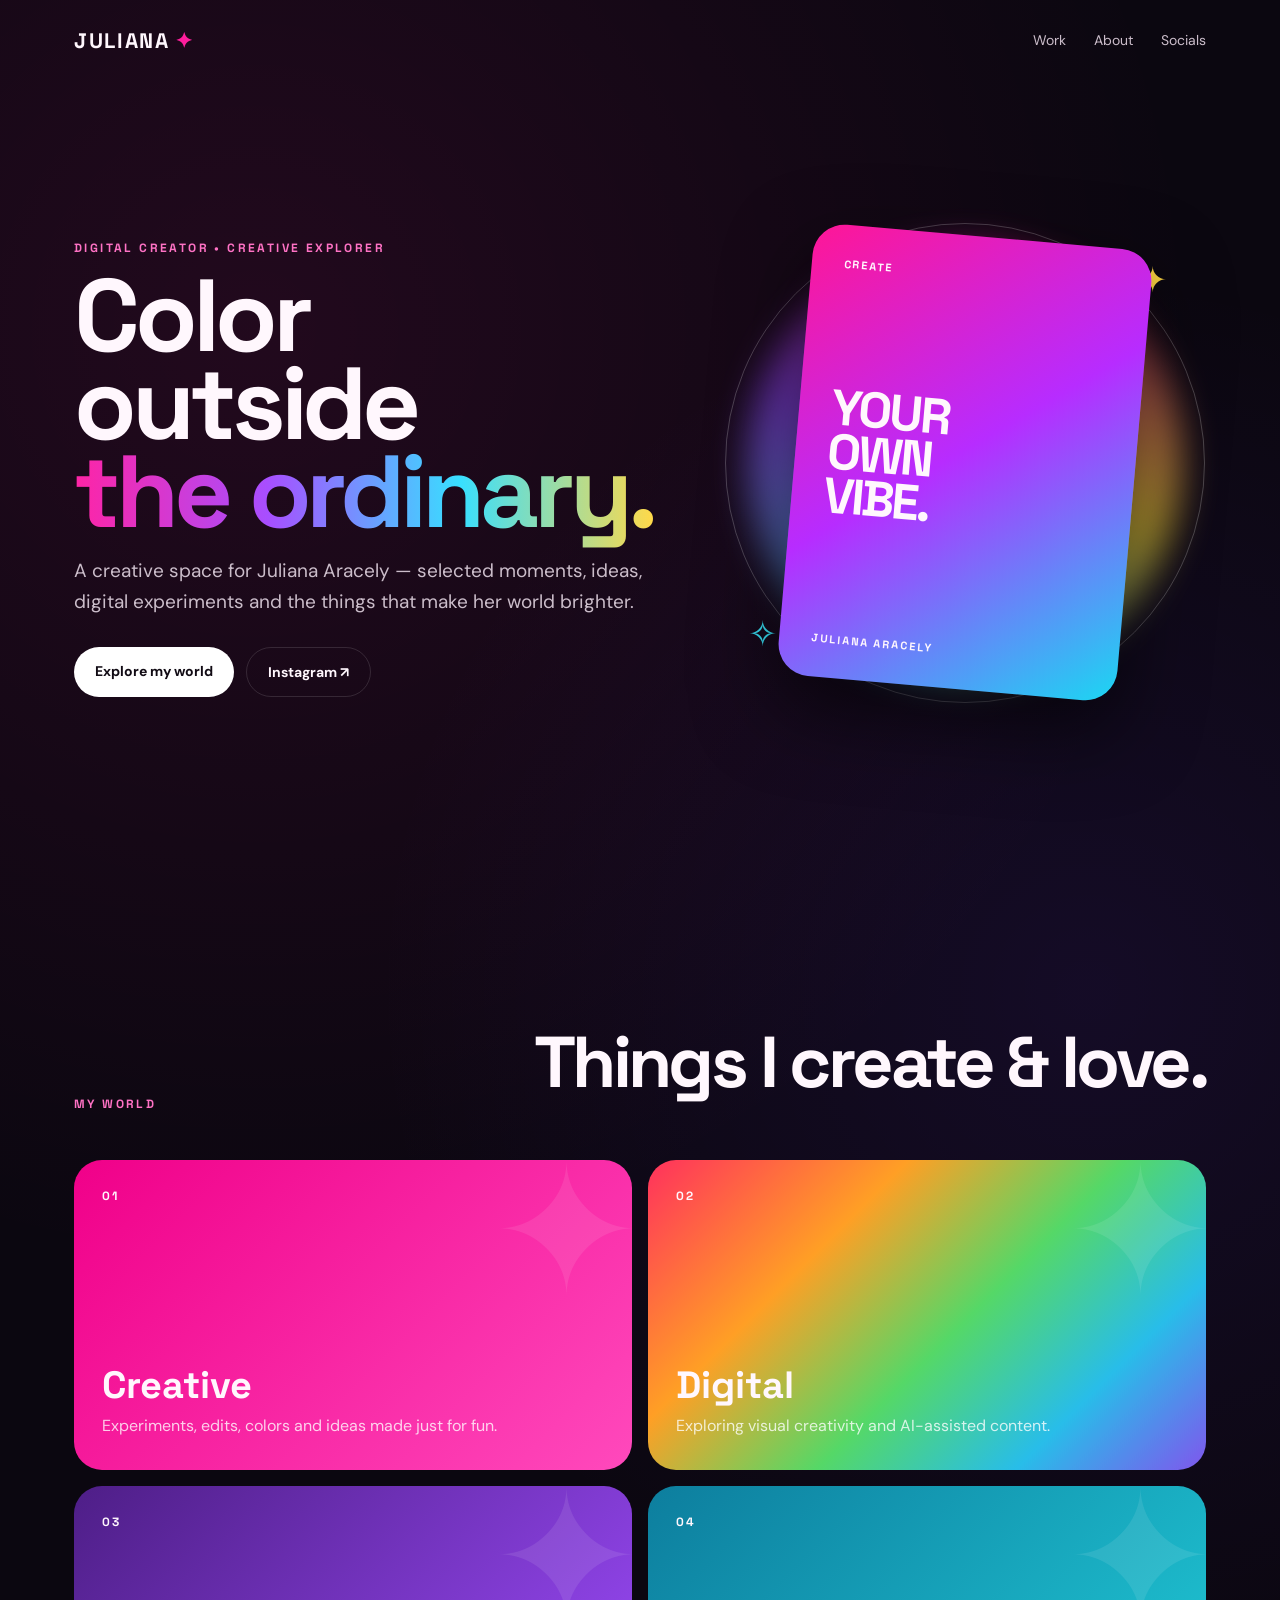
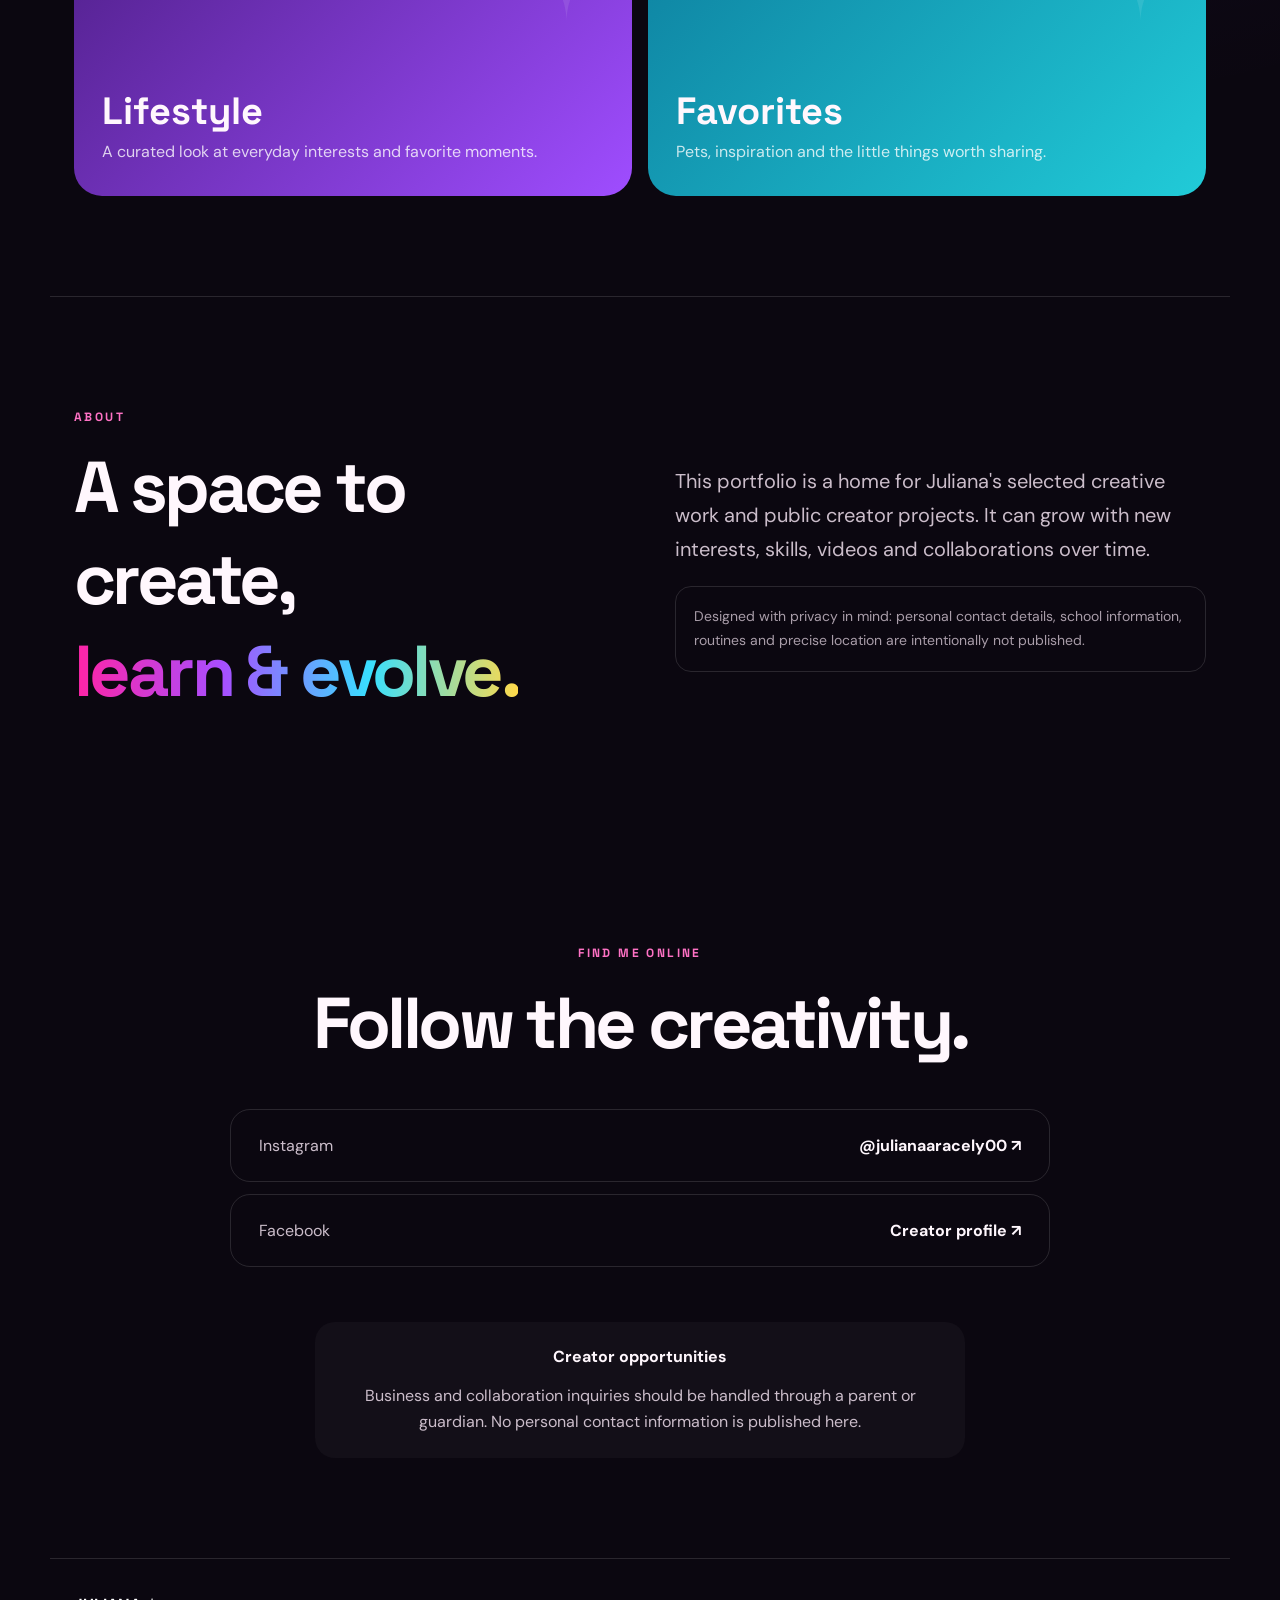
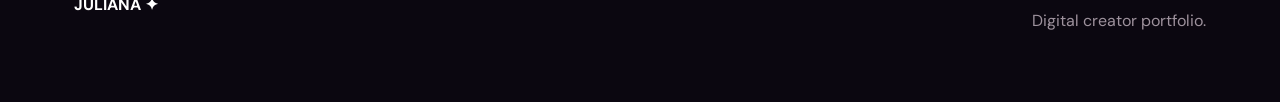
<file: index.html>
<!doctype html>
<html lang="en">
<head>
  <meta charset="utf-8">
  <meta name="viewport" content="width=device-width,initial-scale=1">
  <meta name="theme-color" content="#0b0710">
  <meta name="description" content="Juliana Aracely — digital creator portfolio featuring creative projects, lifestyle content, and selected social media.">
  <meta property="og:title" content="Juliana Aracely | Digital Creator">
  <meta property="og:description" content="Creative moments, digital experiments, lifestyle, and more from Juliana Aracely.">
  <meta property="og:type" content="website">
  <title>Juliana Aracely | Digital Creator</title>
  <link rel="stylesheet" href="styles.css">
  <script src="https://identity.netlify.com/v1/netlify-identity-widget.js"></script>
</head>
<body>
  <div class="aurora aurora-one" aria-hidden="true"></div>
  <div class="aurora aurora-two" aria-hidden="true"></div>

  <header class="site-header">
    <a class="logo" href="#top" aria-label="Juliana home">JULIANA<span>✦</span></a>
    <nav aria-label="Main navigation">
      <a href="#work">Work</a><a href="#about">About</a><a href="#socials">Socials</a>
    </nav>
  </header>

  <main id="top">
    <section class="hero section">
      <div class="hero-copy">
        <p class="eyebrow">DIGITAL CREATOR • CREATIVE EXPLORER</p>
        <h1>Color outside<br><span>the ordinary.</span></h1>
        <p class="lead">A creative space for Juliana Aracely — selected moments, ideas, digital experiments and the things that make her world brighter.</p>
        <div class="actions">
          <a class="button primary" href="#work">Explore my world</a>
          <a class="button ghost" href="https://www.instagram.com/julianaaracely00" target="_blank" rel="noopener noreferrer">Instagram ↗</a>
        </div>
      </div>
      <div class="hero-art" aria-label="Colorful abstract creator artwork">
        <div class="orbit"></div><div class="spark s1">✦</div><div class="spark s2">✧</div>
        <div class="creator-card"><span>CREATE</span><strong>YOUR<br>OWN<br>VIBE.</strong><small>JULIANA ARACELY</small></div>
      </div>
    </section>

    <section id="work" class="section">
      <div class="section-heading"><p class="eyebrow">MY WORLD</p><h2>Things I create & love.</h2></div>
      <div class="grid">
        <article class="tile pink"><span class="number">01</span><div><h3>Creative</h3><p>Experiments, edits, colors and ideas made just for fun.</p></div></article>
        <article class="tile rainbow"><span class="number">02</span><div><h3>Digital</h3><p>Exploring visual creativity and AI-assisted content.</p></div></article>
        <article class="tile violet"><span class="number">03</span><div><h3>Lifestyle</h3><p>A curated look at everyday interests and favorite moments.</p></div></article>
        <article class="tile cyan"><span class="number">04</span><div><h3>Favorites</h3><p>Pets, inspiration and the little things worth sharing.</p></div></article>
      </div>
    </section>

    <section id="about" class="section about">
      <div><p class="eyebrow">ABOUT</p><h2>A space to create,<br><span>learn & evolve.</span></h2></div>
      <div class="about-copy"><p>This portfolio is a home for Juliana's selected creative work and public creator projects. It can grow with new interests, skills, videos and collaborations over time.</p><p class="privacy">Designed with privacy in mind: personal contact details, school information, routines and precise location are intentionally not published.</p></div>
    </section>

    <section id="socials" class="section socials">
      <p class="eyebrow">FIND ME ONLINE</p><h2>Follow the creativity.</h2>
      <div class="social-links">
        <a href="https://www.instagram.com/julianaaracely00" target="_blank" rel="noopener noreferrer"><span>Instagram</span><strong>@julianaaracely00 ↗</strong></a>
        <a href="https://www.facebook.com/profile.php?id=61573291403432" target="_blank" rel="noopener noreferrer"><span>Facebook</span><strong>Creator profile ↗</strong></a>
      </div>
      <div class="contact-note"><strong>Creator opportunities</strong><p>Business and collaboration inquiries should be handled through a parent or guardian. No personal contact information is published here.</p></div>
    </section>
  </main>

  <footer><span>JULIANA ✦</span><p>Digital creator portfolio.</p></footer>
  <script src="script.js"></script>
  <script>
    if (window.netlifyIdentity) {
      window.netlifyIdentity.on('init', function(user) {
        if (!user) window.netlifyIdentity.on('login', function() { document.location.href = '/admin/'; });
      });
    }
  </script>
</body>
</html>
</file>
<file: styles.css>
@import url('https://fonts.googleapis.com/css2?family=DM+Sans:wght@400;500;700&family=Space+Grotesk:wght@500;600;700&display=swap');
:root{--bg:#0b0710;--ink:#fff7fd;--muted:#cbbdca;--pink:#ff1e9d;--violet:#9c52ff;--cyan:#3be9ff;--line:#ffffff20}*{box-sizing:border-box}html{scroll-behavior:smooth}body{margin:0;background:var(--bg);color:var(--ink);font-family:'DM Sans',sans-serif;overflow-x:hidden;background-image:radial-gradient(circle at 20% 10%,#ff1e9d18,transparent 30%),radial-gradient(circle at 85% 30%,#7137ff18,transparent 28%)}a{color:inherit;text-decoration:none}.site-header{height:80px;max-width:1180px;margin:auto;padding:0 24px;display:flex;align-items:center;justify-content:space-between;position:relative;z-index:5}.logo{font:700 21px 'Space Grotesk';letter-spacing:.08em}.logo span{color:var(--pink);margin-left:5px}.site-header nav{display:flex;gap:28px;font-size:14px}.site-header nav a{color:var(--muted)}.site-header nav a:hover{color:#fff}.section{max-width:1180px;margin:auto;padding:100px 24px}.hero{min-height:calc(100vh - 80px);display:grid;grid-template-columns:1.1fr .9fr;align-items:center;gap:60px;padding-top:45px}.eyebrow{font:700 12px 'Space Grotesk';letter-spacing:.2em;color:#ff72c5}.hero h1,.section h2{font-family:'Space Grotesk';margin:16px 0;letter-spacing:-.05em}.hero h1{font-size:clamp(55px,8vw,108px);line-height:.86}.hero h1 span,.about h2 span{background:linear-gradient(90deg,#ff24a5,#a84eff,#38dfff,#ffd94a);-webkit-background-clip:text;background-clip:text;color:transparent}.lead{font-size:19px;line-height:1.65;color:var(--muted);max-width:600px}.actions{display:flex;gap:12px;margin-top:30px}.button{padding:15px 21px;border-radius:999px;font-weight:700;font-size:14px}.primary{background:#fff;color:#110b14}.ghost{border:1px solid var(--line)}.hero-art{min-height:540px;position:relative;display:grid;place-items:center}.hero-art:before{content:'';position:absolute;width:430px;height:430px;border-radius:50%;background:conic-gradient(from 20deg,#ff1493,#ffdf37,#46edff,#9147ff,#ff1493);filter:blur(18px);opacity:.65}.creator-card{position:relative;width:min(340px,75vw);aspect-ratio:.75;background:linear-gradient(145deg,#ff1696,#b72cff 48%,#1bd7f2);border-radius:32px;padding:32px;transform:rotate(5deg);box-shadow:0 30px 80px #0009;display:flex;flex-direction:column;justify-content:space-between}.creator-card span,.creator-card small{font:700 11px 'Space Grotesk';letter-spacing:.18em}.creator-card strong{font:700 50px/0.88 'Space Grotesk';letter-spacing:-.06em}.orbit{position:absolute;width:480px;height:480px;border:1px solid #ffffff38;border-radius:50%;animation:spin 18s linear infinite}.spark{position:absolute;font-size:35px}.s1{top:12%;right:8%;color:#ffd643}.s2{bottom:14%;left:5%;color:var(--cyan)}@keyframes spin{to{transform:rotate(360deg)}}.section-heading{display:flex;align-items:end;justify-content:space-between;margin-bottom:36px}.section h2{font-size:clamp(42px,6vw,72px)}.grid{display:grid;grid-template-columns:repeat(2,1fr);gap:16px}.tile{min-height:310px;border-radius:28px;padding:28px;display:flex;flex-direction:column;justify-content:space-between;overflow:hidden;position:relative}.tile:after{content:'✦';position:absolute;right:-10px;top:-45px;font-size:180px;color:#ffffff18}.tile .number{font:700 12px 'Space Grotesk';letter-spacing:.15em}.tile h3{font:700 38px 'Space Grotesk';margin:0}.tile p{margin:6px 0;color:#ffffffc8}.pink{background:linear-gradient(135deg,#f00089,#ff49bc)}.rainbow{background:linear-gradient(135deg,#ff315d,#ff9f25 30%,#55d867 55%,#28bde9 78%,#8056ed)}.violet{background:linear-gradient(135deg,#4e1e87,#9f4dff)}.cyan{background:linear-gradient(135deg,#0d7e9e,#21cbd8)}.about{display:grid;grid-template-columns:1fr 1fr;gap:70px;align-items:center;border-top:1px solid var(--line)}.about-copy{font-size:20px;line-height:1.7;color:var(--muted)}.privacy{font-size:14px;padding:18px;border:1px solid var(--line);border-radius:16px;color:#a99da9}.socials{text-align:center}.social-links{max-width:820px;margin:40px auto;display:grid;gap:12px}.social-links a{padding:25px 28px;border:1px solid var(--line);border-radius:20px;display:flex;justify-content:space-between;align-items:center;text-align:left;transition:.2s}.social-links a:hover{transform:translateY(-3px);border-color:#ff4eb1}.social-links span{color:var(--muted)}.contact-note{max-width:650px;margin:55px auto 0;padding:24px;border-radius:20px;background:#ffffff08}.contact-note p{color:var(--muted);line-height:1.6;margin-bottom:0}footer{max-width:1180px;margin:auto;padding:35px 24px 55px;border-top:1px solid var(--line);display:flex;justify-content:space-between;color:#9e929d}footer span{color:#fff;font-weight:700}@media(max-width:760px){.site-header nav{gap:14px;font-size:12px}.hero{grid-template-columns:1fr;gap:10px;padding-top:70px}.hero-art{min-height:470px}.orbit{width:360px;height:360px}.grid{grid-template-columns:1fr}.tile{min-height:240px}.about{grid-template-columns:1fr;gap:15px}.section{padding:75px 20px}.social-links a{align-items:flex-start;flex-direction:column;gap:8px}footer{flex-direction:column;gap:8px}.actions{flex-wrap:wrap}}@media(prefers-reduced-motion:reduce){html{scroll-behavior:auto}.orbit{animation:none}}
</file>
